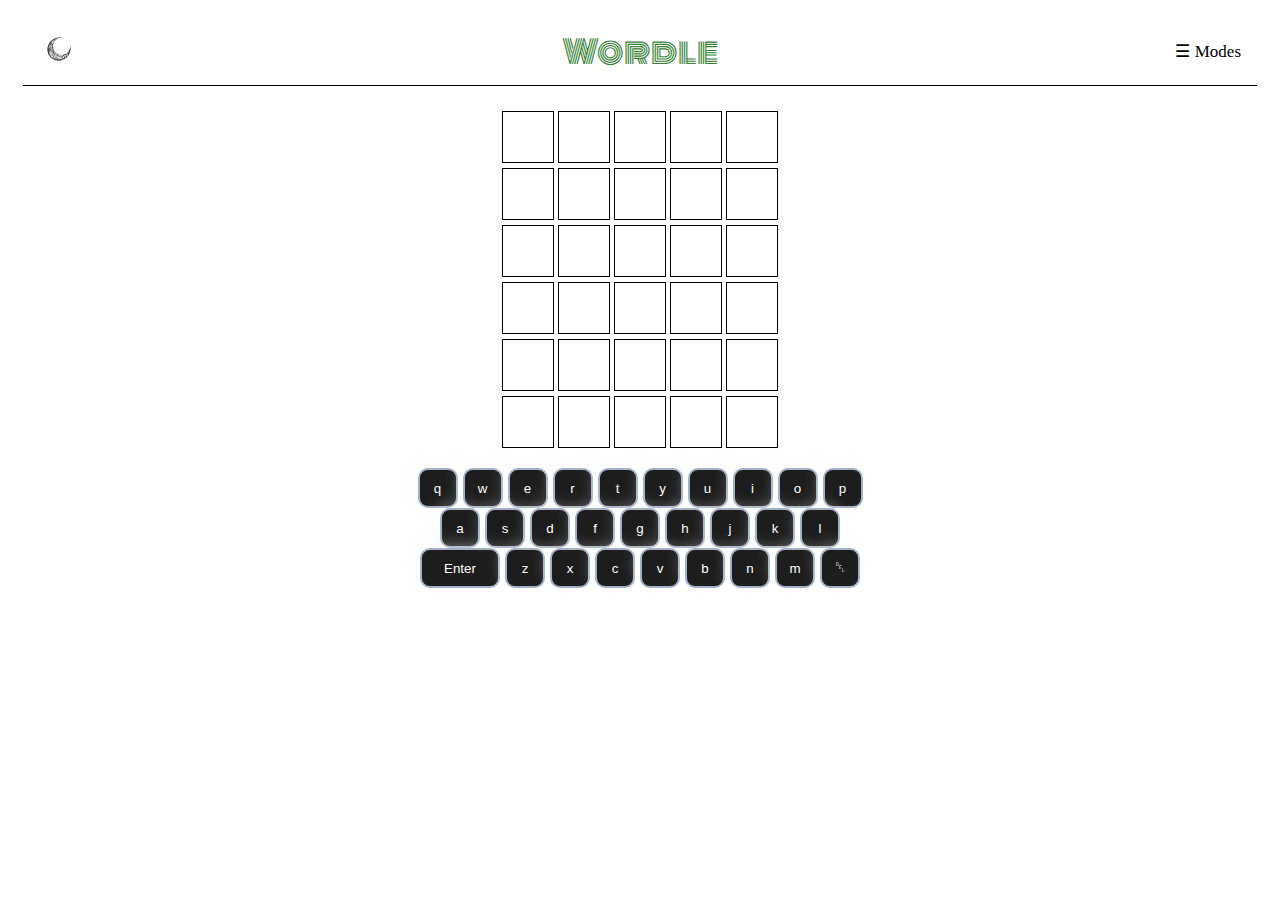
<file: index.html>
<!DOCTYPE html>
<html lang="en">
<head>
    <meta charset="UTF-8">
    <meta http-equiv="X-UA-Compatible" content="IE=edge">
    <meta name="viewport" content="width=device-width, initial-scale=1.0">
    <title>Wordle Orginal</title>
    <script defer src="wordle.js"></script>
    <link rel="stylesheet" href="wordle.css">
    <link href="https://fonts.googleapis.com/css2?family=Poiret+One&display=swap" rel="stylesheet">
    <link href="https://fonts.googleapis.com/css2?family=Monoton&family=Poiret+One&display=swap" rel="stylesheet">
</head>
<body>
    <header> 
        <a href="#dark" >
            <img src="moon.png" alt="" class="darkMode" onclick="toggleDark()">
        </a>
        <a href="#home" class="active" id="original">Wordle</a>
        <a href="#Wordle" class="icon" onclick="showMenu()">
            &#9776; Modes
        </a>
    </header>
    <div id="menu">
        <a href="speedle.html" id="Speedle">
            <img src="spark.gif" alt="" id="spark">
            Speedle
        </a>
        <a href="chronol.html" id="Cryptol">
            <img src="Clock.gif" alt="" id="clock">
            Cryptol
        </a>
        <a href="cryptol2.html" id="Cryptol">
            <img src="clock2.webp" alt="" id="clock">
            Cryptol 2.0
        </a>
    </div>

    <div class="guesses">
        <div class="guess">
            <div class="letter w1"></div>
            <div class="letter w1"></div>
            <div class="letter w1"></div>
            <div class="letter w1"></div>
            <div class="letter w1"></div>
        </div>
        <div class="guess">
            <div class="letter w2"></div>
            <div class="letter w2"></div>
            <div class="letter w2"></div>
            <div class="letter w2"></div>
            <div class="letter w2"></div>
        </div>
        <div class="guess">
            <div class="letter w3"></div>
            <div class="letter w3"></div>
            <div class="letter w3"></div>
            <div class="letter w3"></div>
            <div class="letter w3"></div>
        </div>
        <div class="guess">
            <div class="letter w4"></div>
            <div class="letter w4"></div>
            <div class="letter w4"></div>
            <div class="letter w4"></div>
            <div class="letter w4"></div>
        </div>
        <div class="guess">
            <div class="letter w5"></div>
            <div class="letter w5"></div>
            <div class="letter w5"></div>
            <div class="letter w5"></div>
            <div class="letter w5"></div>
        </div>
        <div class="guess">
            <div class="letter w6"></div>
            <div class="letter w6"></div>
            <div class="letter w6"></div>
            <div class="letter w6"></div>
            <div class="letter w6"></div>
        </div>
    </div>
    <!-- <textarea id="output"></textarea> -->
    <div class="keyboard">
        <div class="row" id="row-0">
            <button class="key">q</button>
            <button class="key">w</button>
            <button class="key">e</button>
            <button class="key">r</button>
            <button class="key">t</button>
            <button class="key">y</button>
            <button class="key">u</button>
            <button class="key">i</button>
            <button class="key">o</button>
            <button class="key">p</button>
        </div>
        <div class="row" id="row-1">
            <button class="key">a</button>
            <button class="key">s</button>
            <button class="key">d</button>
            <button class="key">f</button>
            <button class="key">g</button>
            <button class="key">h</button>
            <button class="key">j</button>
            <button class="key">k</button>
            <button class="key">l</button>
        </div>
        <div class="row" id="row-2">
            <button class="key" id="enter">Enter</button>
            <button class="key">z</button>
            <button class="key">x</button>
            <button class="key">c</button>
            <button class="key">v</button>
            <button class="key">b</button>
            <button class="key">n</button>
            <button class="key">m</button>
            <button class="key" id="del">&#9249;</button>
        </div>

    </div>

     

</body>
</html>
</file>
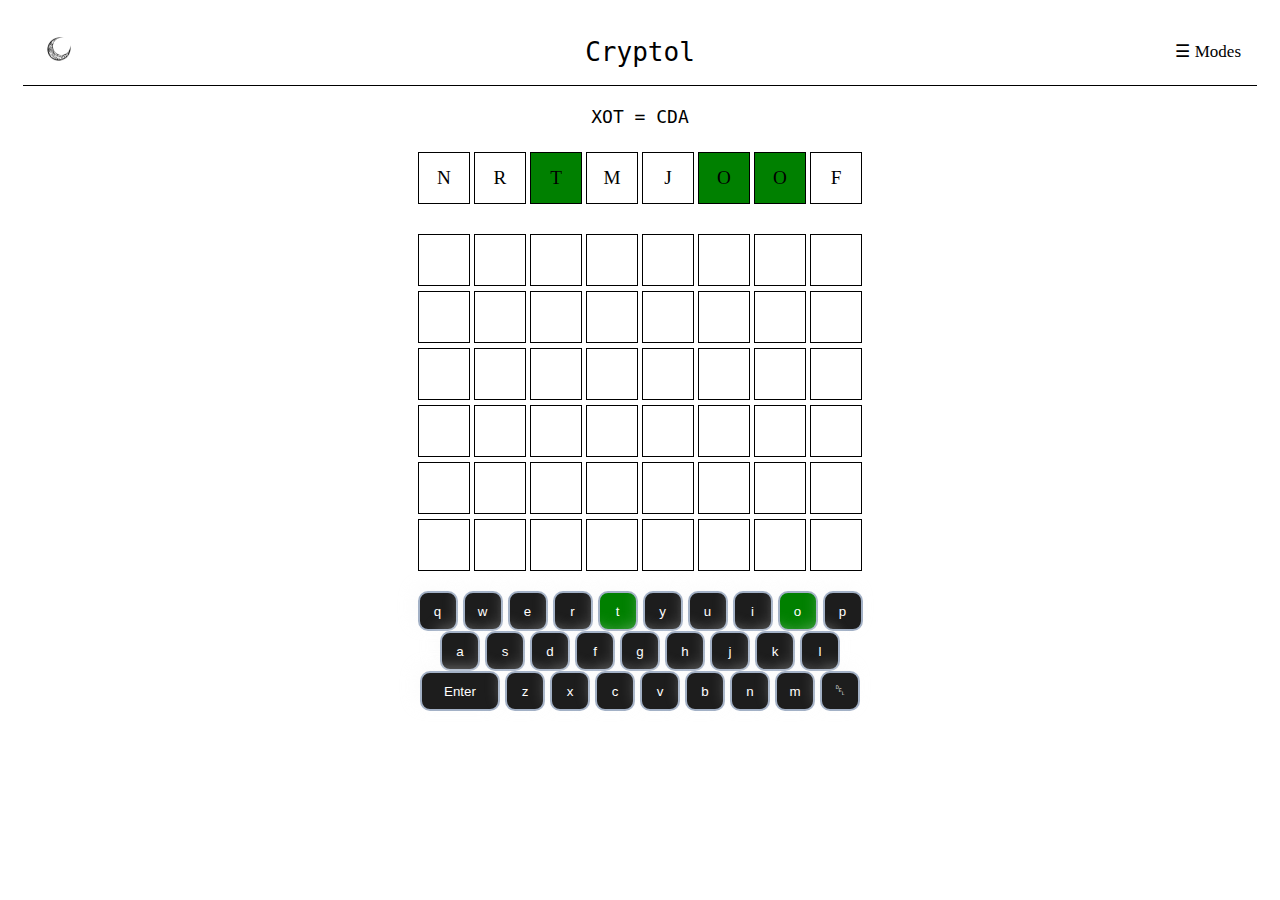
<file: chronol.html>
<!DOCTYPE html>
<html lang="en">
<head>
    <meta charset="UTF-8">
    <meta http-equiv="X-UA-Compatible" content="IE=edge">
    <meta name="viewport" content="width=device-width, initial-scale=1.0">
    <title>Cryptol</title>
    <script defer src="chronol.js"></script>
    <link rel="stylesheet" href="wordle.css">
</head>
<body id="cryptolBody">
    <header> 
        <a href="#dark" >
            <img src="moon.png" alt="" class="darkMode" onclick="toggleDark()">
        </a>
        <a href="#home" class="active" id="cryptol">Cryptol</a>
        <a href="#Chronol" class="icon" onclick="showMenu()">
            &#9776; Modes
        </a>
    </header>
    <div id="menu">
        <a href="speedle.html" id="Speedle">
            <img src="spark.gif" alt="" id="spark">
            Speedle
        </a>
        <a href="index.html" id="wordle">
            <img src="wordle.png" alt="" id="word">
            Wordle
        </a>
        <a href="cryptol2.html" id="Cryptol">
            <img src="clock2.webp" alt="" id="clock">
            Cryptol 2.0
        </a>
    </div>
    <p class="hint"></p>
    <div id="decoder">
        <div class="letter w1"></div>
        <div class="letter w1"></div>
        <div class="letter w1"></div>
        <div class="letter w1"></div>
        <div class="letter w1"></div>
        <div class="letter w1"></div>
        <div class="letter w1"></div>
        <div class="letter w1"></div>
    </div>
    <div class="guesses">
        <div class="guess">
            <div class="letter w1"></div>
            <div class="letter w1"></div>
            <div class="letter w1"></div>
            <div class="letter w1"></div>
            <div class="letter w1"></div>
            <div class="letter w1"></div>
            <div class="letter w1"></div>
            <div class="letter w1"></div>
        </div>
        <div class="guess">
            <div class="letter w2"></div>
            <div class="letter w2"></div>
            <div class="letter w2"></div>
            <div class="letter w2"></div>
            <div class="letter w2"></div>
            <div class="letter w2"></div>
            <div class="letter w2"></div>
            <div class="letter w2"></div>
        </div>
        <div class="guess">
            <div class="letter w3"></div>
            <div class="letter w3"></div>
            <div class="letter w3"></div>
            <div class="letter w3"></div>
            <div class="letter w3"></div>
            <div class="letter w3"></div>
            <div class="letter w3"></div>
            <div class="letter w3"></div>
        </div>
        <div class="guess">
            <div class="letter w4"></div>
            <div class="letter w4"></div>
            <div class="letter w4"></div>
            <div class="letter w4"></div>
            <div class="letter w4"></div>
            <div class="letter w4"></div>
            <div class="letter w4"></div>
            <div class="letter w4"></div>
        </div>
        <div class="guess">
            <div class="letter w5"></div>
            <div class="letter w5"></div>
            <div class="letter w5"></div>
            <div class="letter w5"></div>
            <div class="letter w5"></div>
            <div class="letter w5"></div>
            <div class="letter w5"></div>
            <div class="letter w5"></div>
        </div>
        <div class="guess">
            <div class="letter w6"></div>
            <div class="letter w6"></div>
            <div class="letter w6"></div>
            <div class="letter w6"></div>
            <div class="letter w6"></div>
            <div class="letter w6"></div>
            <div class="letter w6"></div>
            <div class="letter w6"></div>
        </div>
    </div>
    <!-- <textarea id="output"></textarea> -->
    <div class="keyboard">
        <div class="row" id="row-0">
            <button class="key">q</button>
            <button class="key">w</button>
            <button class="key">e</button>
            <button class="key">r</button>
            <button class="key">t</button>
            <button class="key">y</button>
            <button class="key">u</button>
            <button class="key">i</button>
            <button class="key">o</button>
            <button class="key">p</button>
        </div>
        <div class="row" id="row-1">
            <button class="key">a</button>
            <button class="key">s</button>
            <button class="key">d</button>
            <button class="key">f</button>
            <button class="key">g</button>
            <button class="key">h</button>
            <button class="key">j</button>
            <button class="key">k</button>
            <button class="key">l</button>
        </div>
        <div class="row" id="row-2">
            <button class="key" id="enter">Enter</button>
            <button class="key">z</button>
            <button class="key">x</button>
            <button class="key">c</button>
            <button class="key">v</button>
            <button class="key">b</button>
            <button class="key">n</button>
            <button class="key">m</button>
            <button class="key" id="del">&#9249;</button>
        </div>

    </div>

     

</body>
</html>
</file>
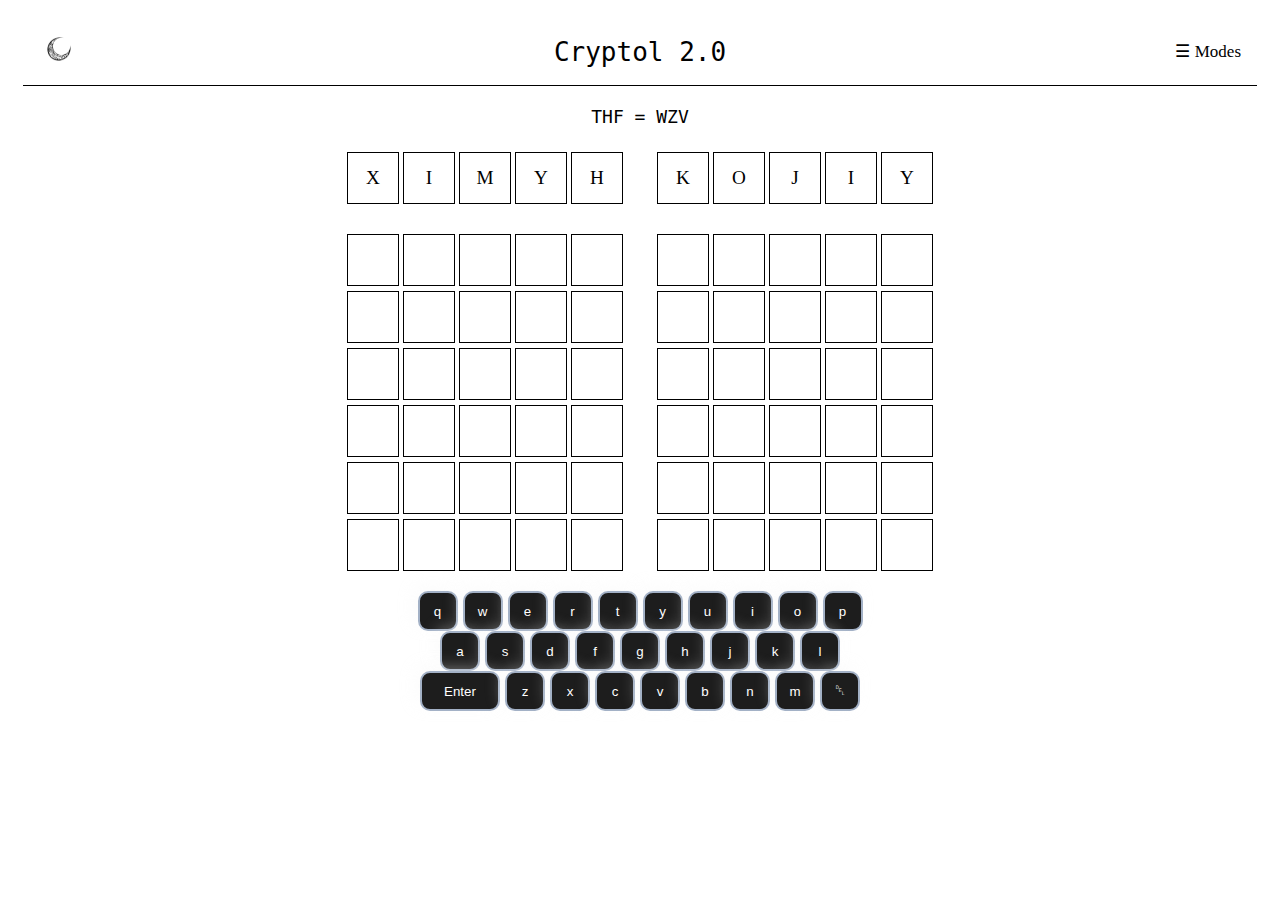
<file: cryptol2.html>
<!DOCTYPE html>
<html lang="en">
<head>
    <meta charset="UTF-8">
    <meta http-equiv="X-UA-Compatible" content="IE=edge">
    <meta name="viewport" content="width=device-width, initial-scale=1.0">
    <title>Cryptol 2.0</title>
    <script defer src="wordle copy.js"></script>
    <link rel="stylesheet" href="wordle.css">
</head>
<body id="cryptolBody">
    <header>
        <a href="#dark" >
            <img src="moon.png" alt="" class="darkMode" onclick="toggleDark()">
        </a> 
        <a href="#home" class="active" id="cryptol">Cryptol 2.0</a>
        <a href="#Chronol" class="icon" onclick="showMenu()">
            &#9776; Modes
        </a>
    </header>
    <div id="menu">
        <a href="speedle.html" id="Speedle">
            <img src="spark.gif" alt="" id="spark">
            Speedle
        </a>
        <a href="index.html" id="wordle">
            <img src="wordle.png" alt="" id="word">
            Wordle
        </a>
        <a href="chronol.html" id="Cryptol">
            <img src="Clock.gif" alt="" id="clock">
            Cryptol
        </a>
    </div>
    <p class="hint"></p>
    <div id="decoder">
        <div class="letter w1"></div>
        <div class="letter w1"></div>
        <div class="letter w1"></div>
        <div class="letter w1"></div>
        <div class="letter w1 end"></div>
        <div class="letter w1"></div>
        <div class="letter w1"></div>
        <div class="letter w1"></div>
        <div class="letter w1"></div>
        <div class="letter w1"></div>
    </div>
    <div class="guesses">
        <div class="guess">
            <div class="letter w1"></div>
            <div class="letter w1"></div>
            <div class="letter w1"></div>
            <div class="letter w1"></div>
            <div class="letter w1 end"></div>
            <div class="letter w1"></div>
            <div class="letter w1"></div>
            <div class="letter w1"></div>
            <div class="letter w1"></div>
            <div class="letter w1"></div>
        </div>
        <div class="guess">
            <div class="letter w2"></div>
            <div class="letter w2"></div>
            <div class="letter w2"></div>
            <div class="letter w2"></div>
            <div class="letter w2 end"></div>
            <div class="letter w2"></div>
            <div class="letter w2"></div>
            <div class="letter w2"></div>
            <div class="letter w2"></div>
            <div class="letter w2"></div>
        </div>
        <div class="guess">
            <div class="letter w3"></div>
            <div class="letter w3"></div>
            <div class="letter w3"></div>
            <div class="letter w3"></div>
            <div class="letter w3 end"></div>
            <div class="letter w3"></div>
            <div class="letter w3"></div>
            <div class="letter w3"></div>
            <div class="letter w3"></div>
            <div class="letter w3"></div>
        </div>
        <div class="guess">
            <div class="letter w4"></div>
            <div class="letter w4"></div>
            <div class="letter w4"></div>
            <div class="letter w4"></div>
            <div class="letter w4 end"></div>
            <div class="letter w4"></div>
            <div class="letter w4"></div>
            <div class="letter w4"></div>
            <div class="letter w4"></div>
            <div class="letter w4"></div>
        </div>
        <div class="guess">
            <div class="letter w5"></div>
            <div class="letter w5"></div>
            <div class="letter w5"></div>
            <div class="letter w5"></div>
            <div class="letter w5 end"></div>
            <div class="letter w5"></div>
            <div class="letter w5"></div>
            <div class="letter w5"></div>
            <div class="letter w5"></div>
            <div class="letter w5"></div>
        </div>
        <div class="guess">
            <div class="letter w6"></div>
            <div class="letter w6"></div>
            <div class="letter w6"></div>
            <div class="letter w6"></div>
            <div class="letter w6 end"></div>
            <div class="letter w6"></div>
            <div class="letter w6"></div>
            <div class="letter w6"></div>
            <div class="letter w6"></div>
            <div class="letter w6"></div>
        </div>
    </div>
    <!-- <textarea id="output"></textarea> -->
    <div class="keyboard">
        <div class="row" id="row-0">
            <button class="key">q</button>
            <button class="key">w</button>
            <button class="key">e</button>
            <button class="key">r</button>
            <button class="key">t</button>
            <button class="key">y</button>
            <button class="key">u</button>
            <button class="key">i</button>
            <button class="key">o</button>
            <button class="key">p</button>
        </div>
        <div class="row" id="row-1">
            <button class="key">a</button>
            <button class="key">s</button>
            <button class="key">d</button>
            <button class="key">f</button>
            <button class="key">g</button>
            <button class="key">h</button>
            <button class="key">j</button>
            <button class="key">k</button>
            <button class="key">l</button>
        </div>
        <div class="row" id="row-2">
            <button class="key" id="enter">Enter</button>
            <button class="key">z</button>
            <button class="key">x</button>
            <button class="key">c</button>
            <button class="key">v</button>
            <button class="key">b</button>
            <button class="key">n</button>
            <button class="key">m</button>
            <button class="key" id="del">&#9249;</button>
        </div>

    </div>

     

</body>
</html>
</file>
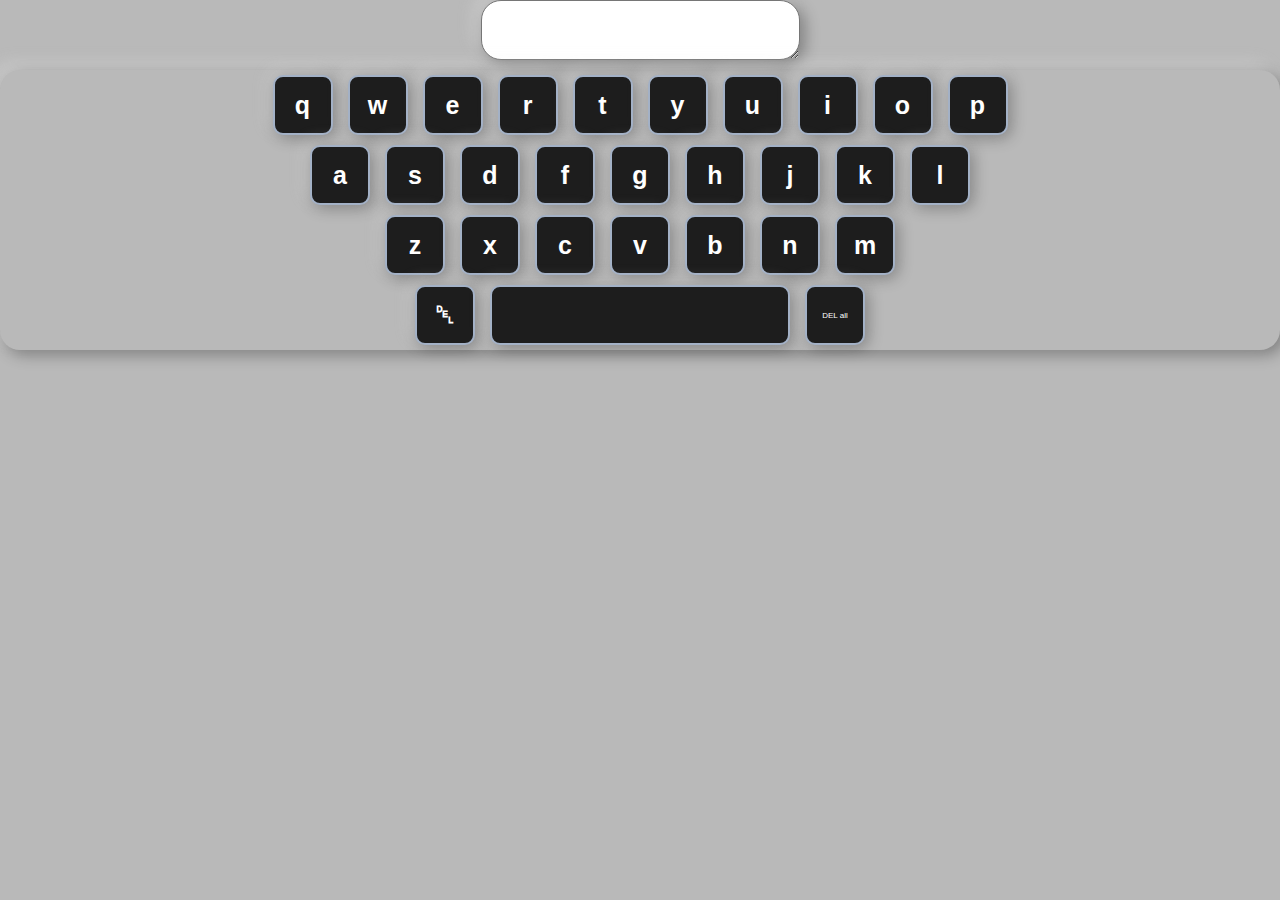
<file: keyboard.html>
<!DOCTYPE html>
<html lang="en">
<head>
    <meta charset="UTF-8">
    <meta name="viewport" content="width=device-width, initial-scale=1.0">
    <meta http-equiv="X-UA-Compatible" content="ie=edge">
    <title>Flexbox Keyboard</title>
    <link rel="stylesheet" href="keyboard.css">
</head>
<body>
    <textarea id="output"></textarea>
    <div class="keyboard">
        <div class="row" id="row-0">
            <button class="key">q</button>
            <button class="key">w</button>
            <button class="key">e</button>
            <button class="key">r</button>
            <button class="key">t</button>
            <button class="key">y</button>
            <button class="key">u</button>
            <button class="key">i</button>
            <button class="key">o</button>
            <button class="key">p</button>
        </div>
        <div class="row" id="row-1">
            <button class="key">a</button>
            <button class="key">s</button>
            <button class="key">d</button>
            <button class="key">f</button>
            <button class="key">g</button>
            <button class="key">h</button>
            <button class="key">j</button>
            <button class="key">k</button>
            <button class="key">l</button>
        </div>
        <div class="row" id="row-2">
            <button class="key">z</button>
            <button class="key">x</button>
            <button class="key">c</button>
            <button class="key">v</button>
            <button class="key">b</button>
            <button class="key">n</button>
            <button class="key">m</button>
        </div>
        <div class="row" id="row-3">
            <button class="key">&#9249;</button>
            <button class="key" id="spacebar"> </button>
            <button class="key" id="delall">DEL all</button>
        </div>
    </div>

    <script>
        let output = document.getElementById('output');
        let keys = document.getElementsByClassName('key');
        for (let keyElement of keys) {
            let key = keyElement.textContent;
            keyElement.addEventListener('click', function() {
                switch (key) {
                    case '␡':
                        output.textContent = output.textContent.slice(0, output.textContent.length-1);
                        break;
                    case 'DEL all':
                        output.textContent = '';
                        break;
                    default:
                        output.textContent += key;
                }
            });
        }
    </script>
</body>
</html>
</file>
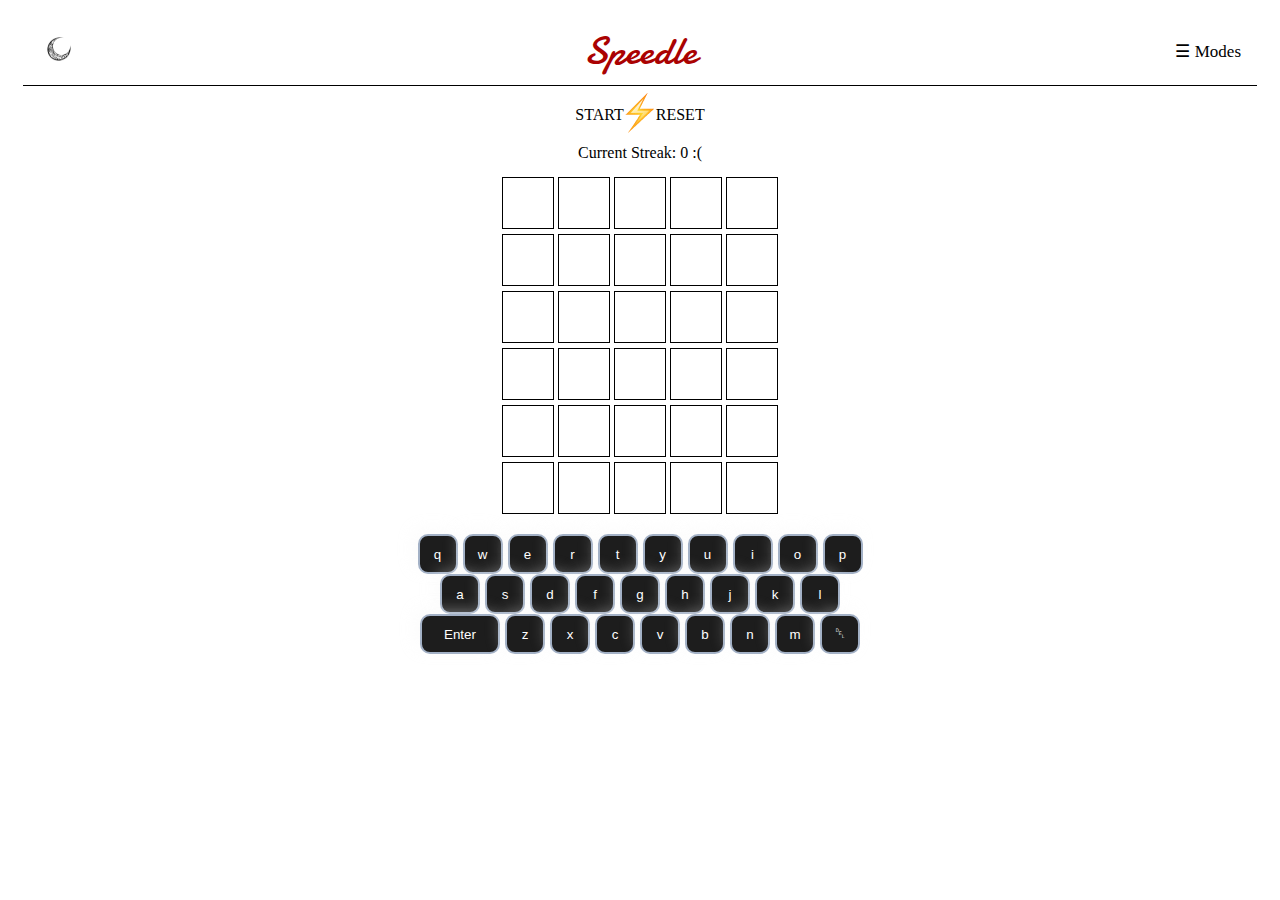
<file: speedle.html>
<!DOCTYPE html>
<html lang="en">
<head>
    <meta charset="UTF-8">
    <meta http-equiv="X-UA-Compatible" content="IE=edge">
    <meta name="viewport" content="width=device-width, initial-scale=1.0">
    <title>Speedle</title>
    <script defer src="wordle.js"></script>
    <link rel="stylesheet" href="wordle.css">
    <link href="https://fonts.googleapis.com/css2?family=Damion&display=swap" rel="stylesheet">
</head>
<body id="speedleBody">
    <header> 
        <a href="#dark">
            <img src="moon.png" alt="" class="darkMode" onclick="toggleDark()">
        </a>
        <a href="" class="active" id="speedle">Speedle</a>
        <!-- learnt that href=#Speedle will scroll to the a with text conten speedle -->
        <a href="#Speedle" class="icon" onclick="showMenu()">
            &#9776; Modes
        </a>
    </header>
    <div id="menu">
        <a href="index.html" id="wordle">
            <img src="wordle.png" alt="" id="word">
            Wordle
        </a>
        <a href="chronol.html" id="Cryptol">
            <img src="Clock.gif" alt="" id="clock">
            Cryptol
        </a>
        <a href="cryptol2.html" id="Cryptol">
            <img src="clock2.webp" alt="" id="clock">
            Cryptol 2.0
        </a>
    </div>
<!-- Add Countdown Timer -->
    <div id="startGame">
        <p>START&nbsp;&nbsp;&nbsp;&nbsp;&nbsp;&nbsp;&nbsp;&nbsp;RESET</p>
        <img src="spark.gif" onclick="startTimer();updateTimer();resetGrid()" class="reset">

    </div>
    <p id="countdown"></p>
    <p id="streak">Current Streak: 0 :(</p>


    <div class="guesses">
        <div class="guess">
            <div class="letter w1"></div>
            <div class="letter w1"></div>
            <div class="letter w1"></div>
            <div class="letter w1"></div>
            <div class="letter w1"></div>
        </div>
        <div class="guess">
            <div class="letter w2"></div>
            <div class="letter w2"></div>
            <div class="letter w2"></div>
            <div class="letter w2"></div>
            <div class="letter w2"></div>
        </div>
        <div class="guess">
            <div class="letter w3"></div>
            <div class="letter w3"></div>
            <div class="letter w3"></div>
            <div class="letter w3"></div>
            <div class="letter w3"></div>
        </div>
        <div class="guess">
            <div class="letter w4"></div>
            <div class="letter w4"></div>
            <div class="letter w4"></div>
            <div class="letter w4"></div>
            <div class="letter w4"></div>
        </div>
        <div class="guess">
            <div class="letter w5"></div>
            <div class="letter w5"></div>
            <div class="letter w5"></div>
            <div class="letter w5"></div>
            <div class="letter w5"></div>
        </div>
        <div class="guess">
            <div class="letter w6"></div>
            <div class="letter w6"></div>
            <div class="letter w6"></div>
            <div class="letter w6"></div>
            <div class="letter w6"></div>
        </div>
    </div>
    <!-- <textarea id="output"></textarea> -->
    <div class="keyboard">
        <div class="row" id="row-0">
            <button class="key">q</button>
            <button class="key">w</button>
            <button class="key">e</button>
            <button class="key">r</button>
            <button class="key">t</button>
            <button class="key">y</button>
            <button class="key">u</button>
            <button class="key">i</button>
            <button class="key">o</button>
            <button class="key">p</button>
        </div>
        <div class="row" id="row-1">
            <button class="key">a</button>
            <button class="key">s</button>
            <button class="key">d</button>
            <button class="key">f</button>
            <button class="key">g</button>
            <button class="key">h</button>
            <button class="key">j</button>
            <button class="key">k</button>
            <button class="key">l</button>
        </div>
        <div class="row" id="row-2">
            <button class="key" id="enter">Enter</button>
            <button class="key">z</button>
            <button class="key">x</button>
            <button class="key">c</button>
            <button class="key">v</button>
            <button class="key">b</button>
            <button class="key">n</button>
            <button class="key">m</button>
            <button class="key" id="del">&#9249;</button>
        </div>

    </div>

     

</body>
</html>
</file>
<file: wordle.css>
.letter {
    border: 1px solid black;
    width: 50px;
    height: 50px;
    display: inline-block;
    text-align: center;
    vertical-align: middle;
    line-height: 50px; 
    font-size: larger;
    transition: background-color 0.25s ease;
    /* transition-duration: 2s; */
}

.guesses {
    /* display: grid;
    grid-template-columns: 1; */
    display: flex;
    flex-direction: column;
    gap: 5px;
    margin: 10px 0;
}
body div {
    margin: 0 auto;
}
header {
    text-align: center;
    border-bottom: 0.5px solid rgb(0, 0, 0);
    padding-bottom: 5px;
    margin: 15px;

}
.active {
    text-decoration: none;
    color: black;
    font-size: 2em;
}

/* Keyboard CSS Below Here */
.keyboard{
    display: flex;
    flex-direction: column;
    align-items: center;
    border-radius: 20px;
    flex: 0 0 50px;
}
.keyboard {
    margin: 10px 0 0 0;
}
body {
    display: flex;
    flex-direction: column;
    min-width: 300px;

}
.row {
    display: flex;
    flex-shrink: 1;
    flex-wrap: nowrap;
    justify-content: center;
    width: 100%;
    gap: 5px;
}
#output {
    margin: 0 auto;
    color: black;
    font-family: monospace;

}
.key {
    height: 40px;
    width: 40px;
    border-radius: 10px;
    border: 2px solid #a3b1c6;
    box-shadow: 3px 3px 15px rgba(255, 255, 255, 0.3), -5px -5px 15px rgb(245, 245, 245, .25);
    /* margin: 5px; */
    background: #1d1d1d;
    color: white;
}
#enter {
    width: 80px;
}

/* menu styling */
/* Referenced This: https://stackoverflow.com/questions/33444666/how-to-center-align-one-flex-item-and-right-align-another-using-flexbox */
header {
    overflow: hidden;
    background-color: rgb(255, 255, 255);
    display: flex;
    justify-content: flex-start;
    align-items: center;
    position: relative;
  }
  
  /* Hide the links inside the navigation menu (except for logo/home) */
  #menu {
    display: none;
  }
  
  header a, div a {
    color: black;
    padding: 14px 16px;
    text-decoration: none;
    font-size: 17px;
    display: inline-block;
  }
  div a {
      margin-top: -15px;
      transition-duration: 0.25s;
  }
  div a:hover {
    background: rgb(204, 204, 204);
  }
  #clock, #spark, #word {
      /* display: none; */
      width: 17px;
      height: auto;
      display: inline-block;
      padding-right: 5px;
  }
  #chronol, #Speedle, #wordle{
      display: flex;
      align-items: center;
  }

  /* Style the hamburger menu */
  .icon {
    flex: 0 1 auto;
    margin-left: auto;
    transition-duration: 0.25s;
  }

  .icon:hover {
    background: rgb(204, 204, 204);

  }

  .active {
    color: rgb(0, 0, 0);
    flex: 0 1 auto;
    position:absolute;
    left:50%;
    transform: translateX(-50%);
  }

  p, img.reset {
      text-align: center;
      margin: 5px auto;
      z-index: 100;
  }

  img.reset {
      width: 50px;
      position: absolute;
      top: 50%;
      left: 50%;
      transform: translate(-50%, -50%);
      z-index: 0;
      margin-top: -2px;
  }

  #startGame{
    position: relative;
    text-align: center;
    color: rgb(0, 0, 0);
  }

  #original {
    font-family: 'Monoton', cursive;
    color: rgb(54, 131, 54);
  }
  #speedle {
    font-family: 'Damion', cursive;
    color: rgb(170, 2, 2);
    font-size: 40px;
  }

  /* Chronol Copy Stuff */
  .end {
      margin-right: 30px;
  }
  #decoder {
      margin: 20px auto;;
  }
  .hint {
    font-family: monospace;
    font-size: 18px;
  }
  #cryptol {
      font-family: monospace;
  }
  #cryptolBody {
      min-width: 625px;
  }
  body {
      min-width: 375px;
  }
  .darkMode {
    flex: 0 1 auto;
    margin-left: 0;
    transition-duration: 0.25s;
    width: 40px;
}

.dark {
    background-color: rgb(87, 87, 87);
    color: white
}
.light {
    background-color: white;
    color: rgb(0, 0, 0)
}

/* header {
    background-image: url(matrix.gif);
} */
</file>
<file: keyboard.css>
* {
    margin: 0px;
    padding: 0px;
    font-family: sans-serif;
    font-weight: bold;
    font-size: 25px;
    color: white;
}

.keyboard, #output{
    display: flex;
    flex-direction: column;
    align-items: center;
    box-shadow: 5px 5px 15px rgb(0, 0, 0, .3), -8px -8px 15px rgb(245, 245, 245, .25);
    border-radius: 20px


}
.keyboard {
    margin: 10px 0 0 0;
}
#delall {
    font-size: 8px;
    font-weight:lighter;
}
body {
    display: flex;
    flex-direction: column;
    background-color: #b9b9b9;
    
}
.row {
    display: flex;
    flex-shrink: 1;
    flex-wrap: nowrap;
    justify-content: center;
    width: 100%;
    gap: 5px;
}

#output {
    margin: 0 auto;
    color: black;
    font-family: monospace;

}

.key {
    /* flex-shrink: 1; */
    height: 60px;
    width: 60px;
    border-radius: 10px;
    border: 2px solid #a3b1c6;
    box-shadow: 3px 3px 15px rgb(0, 0, 0, .3), -5px -5px 15px rgb(245, 245, 245, .25);
    margin: 5px;
    background: #1d1d1d;




}




#spacebar {
    width: 300px;

}
</file>
